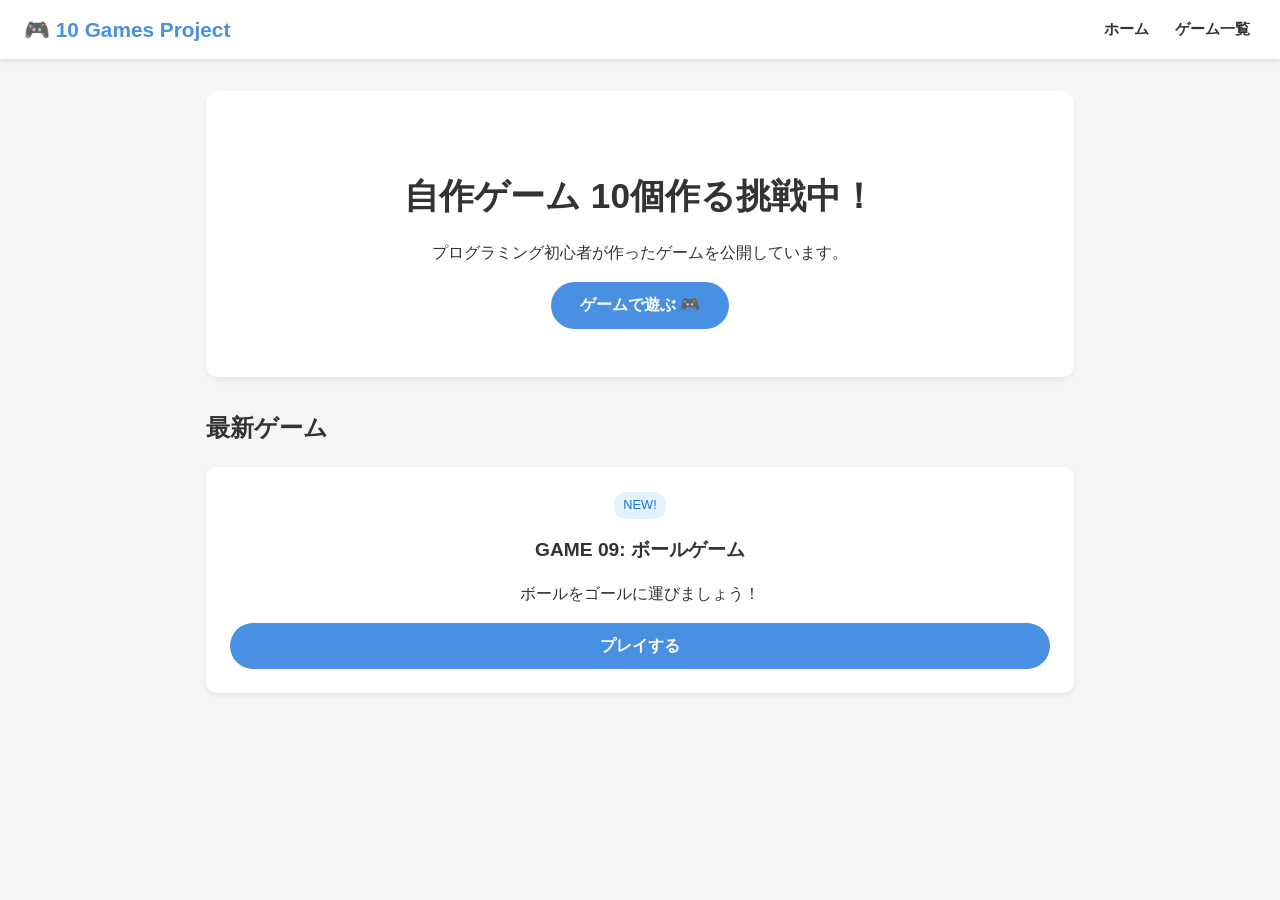
<file: index.html>
<!DOCTYPE html>
<html lang="ja">
<head>
  <meta charset="UTF-8">
  <meta name="viewport" content="width=device-width, initial-scale=1.0">
  <title>10 Games Project</title>
  <style>
    :root {
      --bg-color: #f4f6f8;
      --text-color: #333;
      --primary-color: #4a90e2;
      --card-bg: #ffffff;
    }

    * {
      box-sizing: border-box;
    }

    body {
      font-family: 'Helvetica Neue', Arial, 'Hiragino Kaku Gothic ProN', sans-serif;
      background-color: var(--bg-color);
      color: var(--text-color);
      margin: 0;
      padding: 0;
      line-height: 1.6;
    }

    /* ヘッダーのスタイル調整 */
    header {
      background-color: #fff;
      padding: 0.8rem 1.5rem;
      box-shadow: 0 2px 4px rgba(0,0,0,0.1);
      display: flex;
      justify-content: space-between;
      align-items: center;
      gap: 10px;
    }

    .logo {
      font-size: 1.3rem;
      font-weight: bold;
      color: var(--primary-color);
      cursor: pointer;
      white-space: nowrap; /* 改行を防止 */
    }

    nav {
      display: flex;
      align-items: center;
    }

    nav button {
      background: none;
      border: none;
      font-size: 0.95rem;
      margin-left: 0.8rem;
      cursor: pointer;
      color: var(--text-color);
      font-weight: bold;
      white-space: nowrap; /* 改行を防止 */
      padding: 0.2rem 0.4rem;
    }

    nav button:hover {
      color: var(--primary-color);
    }

    /* スマホ（画面幅 600px 以下）用の調整 */
    @media (max-width: 600px) {
      header {
        padding: 0.8rem 0.8rem;
      }

      .logo {
        font-size: 1.05rem; /* スマホ用にフォントサイズを微調整 */
      }

      nav button {
        font-size: 0.85rem;
        margin-left: 0.4rem;
        padding: 0.2rem 0.2rem;
      }
    }

    .container {
      max-width: 900px;
      margin: 2rem auto;
      padding: 0 1rem;
    }

    .page {
      display: none;
    }

    .page.active {
      display: block;
    }

    .btn {
      display: inline-block;
      background-color: var(--primary-color);
      color: white;
      padding: 0.8rem 1.8rem;
      border: none;
      border-radius: 25px;
      font-size: 1rem;
      font-weight: bold;
      cursor: pointer;
      text-decoration: none;
      transition: background-color 0.2s;
    }

    .btn:hover {
      background-color: #357abd;
    }

    .hero {
      text-align: center;
      padding: 3rem 1rem;
      background-color: var(--card-bg);
      border-radius: 12px;
      box-shadow: 0 4px 6px rgba(0,0,0,0.05);
      margin-bottom: 2rem;
    }

    .hero h1 {
      font-size: 2.2rem;
      margin-bottom: 1rem;
    }

    .game-grid {
      display: grid;
      grid-template-columns: repeat(auto-fill, minmax(250px, 1fr));
      gap: 1.5rem;
    }

    .game-card {
      background-color: var(--card-bg);
      border-radius: 10px;
      overflow: hidden;
      box-shadow: 0 2px 5px rgba(0,0,0,0.08);
      text-align: center;
      padding: 1.5rem;
      display: flex;
      flex-direction: column;
      justify-content: space-between;
    }

    .game-card.disabled {
      opacity: 0.6;
    }

    .game-title {
      font-size: 1.2rem;
      font-weight: bold;
      margin-bottom: 0.5rem;
    }

    .badge {
      display: inline-block;
      padding: 0.2rem 0.6rem;
      font-size: 0.8rem;
      border-radius: 12px;
      margin-bottom: 1rem;
    }

    .badge.ready {
      background-color: #e3f2fd;
      color: #1976d2;
    }

    .badge.soon {
      background-color: #eee;
      color: #777;
    }

    /* ゲーム埋め込みエリア */
    .game-screen {
      background-color: var(--card-bg);
      border-radius: 12px;
      padding: 1.5rem;
      text-align: center;
      box-shadow: 0 4px 6px rgba(0,0,0,0.05);
    }

    .game-frame {
      width: 100%;
      height: 600px;
      border: none;
      border-radius: 8px;
    }

    /* 間違い探し（GAME 02）など縦長ゲーム用クラス */
    .game-frame.tall {
      height: 850px;
    }

    @media (max-width: 768px) {
      .game-frame.tall {
        height: 1000px;
      }
    }
  </style>
</head>
<body>

  <header>
    <div class="logo" onclick="showPage('top')">🎮 10 Games Project</div>
    <nav>
      <button onclick="showPage('top')">ホーム</button>
      <button onclick="showPage('list')">ゲーム一覧</button>
    </nav>
  </header>

  <div class="container">
    <!-- 🏠 トップページ -->
    <section id="page-top" class="page active">
      <div class="hero">
        <h1>自作ゲーム 10個作る挑戦中！</h1>
        <p>プログラミング初心者が作ったゲームを公開しています。</p>
        <button class="btn" onclick="showPage('list')">ゲームで遊ぶ 🎮</button>
      </div>

      <h2>最新ゲーム</h2>
      <div class="game-card">
        <div>
          <span class="badge ready">NEW!</span>
          <div class="game-title">GAME 09: ボールゲーム</div>
          <p>ボールをゴールに運びましょう！</p>
        </div>
        <button class="btn" onclick="showPage('game09')">プレイする</button>
      </div>
    </section>

    <!-- 🎮 ゲーム一覧ページ -->
    <section id="page-list" class="page">
      <h2>ゲーム一覧</h2>
      <div class="game-grid" id="game-grid-container"></div>
    </section>

    <!-- 🎮 GAME 01 プレイページ -->
    <section id="page-game01" class="page">
      <div class="game-screen">
        <iframe class="game-frame" src="game01/index.html" title="GAME 01"></iframe>
        <div style="margin-top: 1rem;">
          <button class="btn" onclick="showPage('list')">一覧に戻る</button>
        </div>
      </div>
    </section>

    <!-- 🎮 GAME 02 プレイページ -->
    <section id="page-game02" class="page">
      <div class="game-screen">
        <iframe class="game-frame tall" src="game02/index.html" title="GAME 02"></iframe>
        <div style="margin-top: 1rem;">
          <button class="btn" onclick="showPage('list')">一覧に戻る</button>
        </div>
      </div>
    </section>

    <!-- 🎮 GAME 03 プレイページ -->
    <section id="page-game03" class="page">
      <div class="game-screen">
        <iframe class="game-frame" src="game03/index.html" title="GAME 03"></iframe>
        <div style="margin-top: 1rem;">
          <button class="btn" onclick="showPage('list')">一覧に戻る</button>
        </div>
      </div>
    </section>

    <!-- 🎮 GAME 04 プレイページ -->
    <section id="page-game04" class="page">
      <div class="game-screen">
        <iframe class="game-frame" src="game04/index.html" title="GAME 04"></iframe>
        <div style="margin-top: 1rem;">
          <button class="btn" onclick="showPage('list')">一覧に戻る</button>
        </div>
      </div>
    </section>

    <!-- 🎮 GAME 05 プレイページ -->
    <section id="page-game05" class="page">
      <div class="game-screen">
        <iframe class="game-frame" src="game05/index.html" title="GAME 05"></iframe>
        <div style="margin-top: 1rem;">
          <button class="btn" onclick="showPage('list')">一覧に戻る</button>
        </div>
      </div>
    </section>

    <!-- 🎮 GAME 06 プレイページ -->
    <section id="page-game06" class="page">
      <div class="game-screen">
        <iframe class="game-frame" src="game06/index.html" title="フラッシュ暗算ゲーム"></iframe>
        <div style="margin-top: 1rem;">
          <button class="btn" onclick="showPage('list')">一覧に戻る</button>
        </div>
      </div>
    </section>

    <!-- 🎮 GAME 07 プレイページ -->
    <section id="page-game07" class="page">
      <div class="game-screen">
        <iframe class="game-frame" src="game07/index.html" title="避けゲーム"></iframe>
        <div style="margin-top: 1rem;">
          <button class="btn" onclick="showPage('list')">一覧に戻る</button>
        </div>
      </div>
    </section>
  </div>  

    <!-- 🎮 GAME 08 プレイページ -->
    <section id="page-game08" class="page">
      <div class="game-screen">
        <iframe class="game-frame" src="game08/index.html" title="リズムゲーム"></iframe>
        <div style="margin-top: 1rem;">
          <button class="btn" onclick="showPage('list')">一覧に戻る</button>
        </div>
      </div>
    </section>
  </div>  

    <!-- 🎮 GAME 09 プレイページ -->
    <section id="page-game09" class="page">
      <div class="game-screen">
        <iframe class="game-frame" src="game09/index.html" title="ボールゲーム"></iframe>
        <div style="margin-top: 1rem;">
          <button class="btn" onclick="showPage('list')">一覧に戻る</button>
        </div>
      </div>
    </section>
  </div>  

  <script>
    const games = [
      { id: 'game01', title: 'GAME 01: クリック', desc: '制限時間内に目標を何度もクリック！', ready: true },
      { id: 'game02', title: 'GAME 02: 間違い探し', desc: 'できるだけ早く間違いをクリック！', ready: true },
      { id: 'game03', title: 'GAME 03: 神経衰弱', desc: 'できるだけ早く同じカードを揃えよう！', ready: true },
      { id: 'game04', title: 'GAME 04: 数字早押し', desc: 'できるだけ早く数字を正しい順序でクリック！', ready: true },
      { id: 'game05', title: 'GAME 05: コインゲット', desc: 'できるだけ早くコインをゲットしよう！', ready: true },
      { id: 'game06', title: 'GAME 06: フラッシュ暗算ゲーム', desc: 'フラッシュ暗算を解こう！', ready: true },
      { id: 'game07', title: 'GAME 07: 避けゲーム', desc: '障害物を避けよう！', ready: true },
      { id: 'game08', title: 'GAME 08: リズムゲーム', desc: '音楽に合わせてキーを押そう！', ready: true },
      { id: 'game09', title: 'GAME 09: ボールゲーム', desc: 'ボールをゴールに運びましょう！', ready: true },
      { id: 'game10', title: 'GAME 10', desc: 'Coming Soon', ready: false },
    ];

    function showPage(pageId) {
      const pages = document.querySelectorAll('.page');
      pages.forEach(page => page.classList.remove('active'));
      
      const targetPage = document.getElementById(`page-${pageId}`);
      if (targetPage) {
        targetPage.classList.add('active');
        window.scrollTo(0, 0);
      }
    }

    function renderGameList() {
      const container = document.getElementById('game-grid-container');
      container.innerHTML = '';

      games.forEach(game => {
        const card = document.createElement('div');
        card.className = `game-card ${game.ready ? '' : 'disabled'}`;
        
        const badge = game.ready 
          ? '<span class="badge ready">完成！</span>' 
          : '<span class="badge soon">Coming Soon</span>';
        
        const actionButton = game.ready 
          ? `<button class="btn" onclick="showPage('${game.id}')">遊ぶ</button>`
          : `<button class="btn" style="background-color: #ccc; cursor: not-allowed;" disabled>準備中</button>`;

        card.innerHTML = `
          <div>
            ${badge}
            <div class="game-title">${game.title}</div>
            <p>${game.desc}</p>
          </div>
          ${actionButton}
        `;
        container.appendChild(card);
      });
    }

    renderGameList();
  </script>
</body>
</html>
</file>
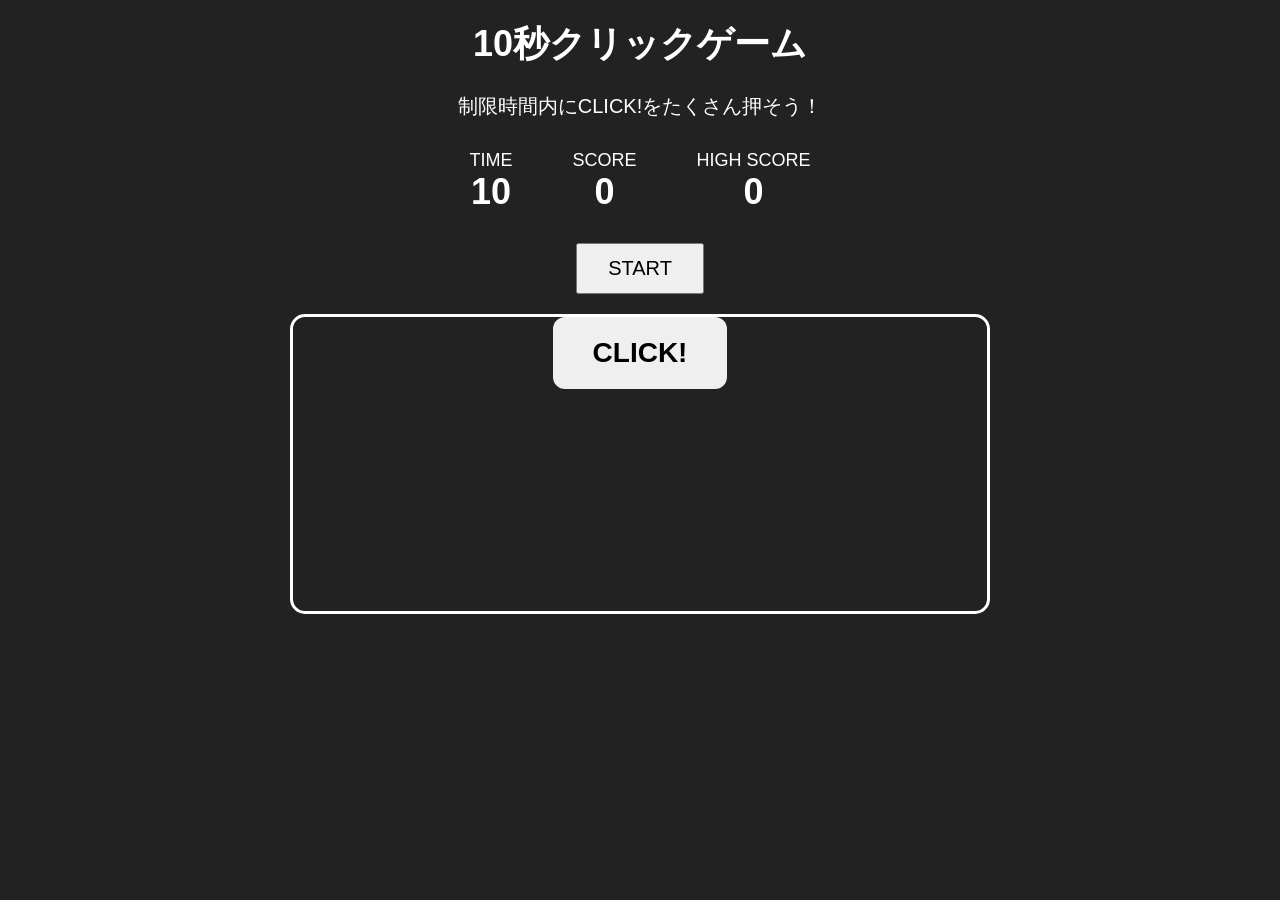
<file: game01/index.html>
<!DOCTYPE html>
<html lang="ja">

<head>
    <meta charset="UTF-8">
    <meta name="viewport" content="width=device-width, initial-scale=1.0">

    <title>10秒クリックゲーム</title>

    <link rel="stylesheet" href="style.css">
</head>

<body>

    <div id="game">

        <h1>10秒クリックゲーム</h1>

        <p>制限時間内にCLICK!をたくさん押そう！</p>

        <div id="info">

            <div>
                TIME
                <span id="time">10</span>
            </div>

            <div>
                SCORE
                <span id="score">0</span>
            </div>

            <div>
                HIGH SCORE
                <span id="highScore">0</span>
            </div>

        </div>

        <button id="startButton">START</button>

        <div id="gameArea">
            <button id="target">CLICK!</button>
        </div>

        <div id="result" class="hidden">

            <div id="gameOver">GAME OVER</div>

            <div id="finalScore">SCORE: 0</div>

            <div id="finalHighScore">
                HIGH SCORE: 0
            </div>

            <div id="newRecord">
                NEW RECORD!
            </div>

        </div>

    </div>

    <script src="script.js"></script>

</body>

</html>
</file>
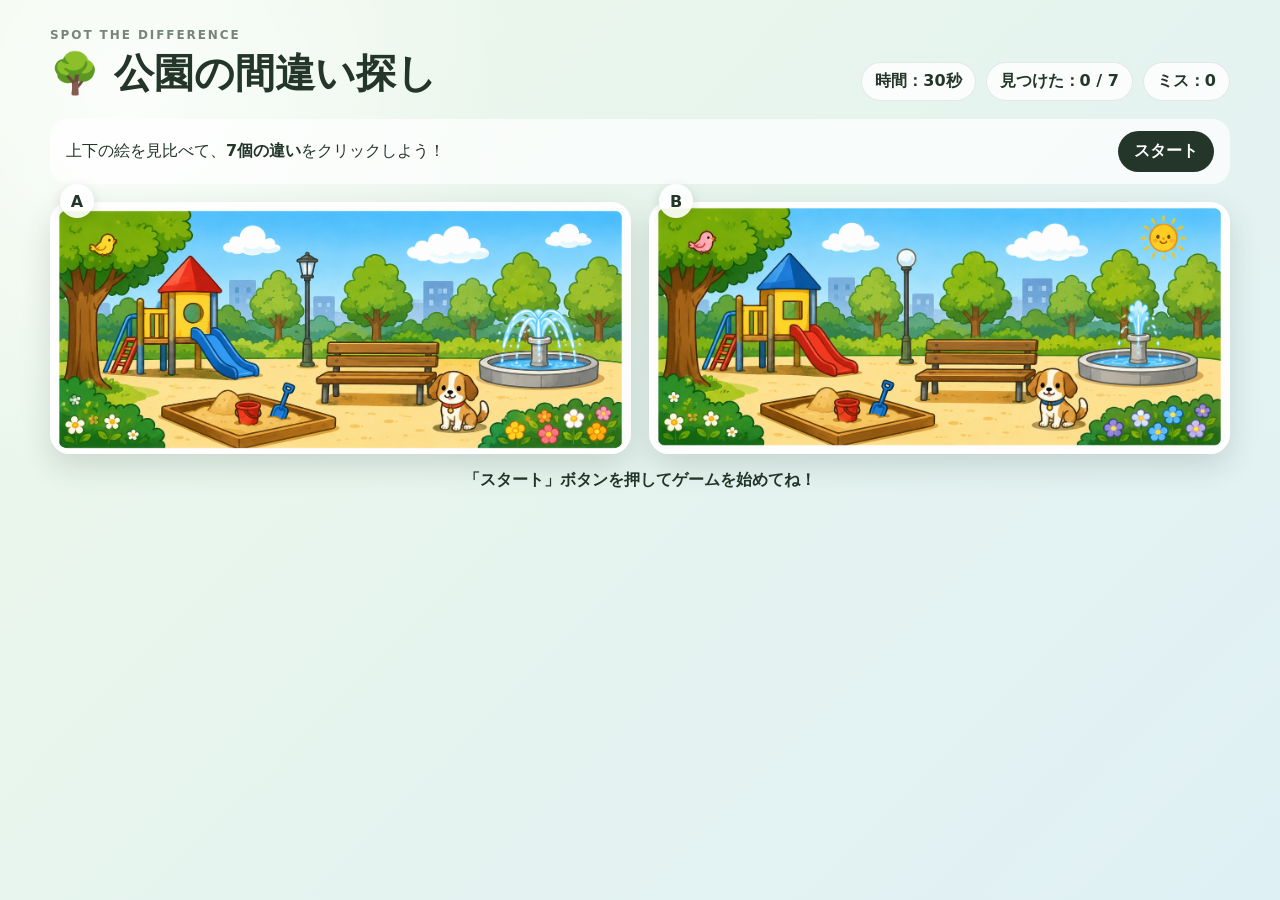
<file: game02/index.html>
<!DOCTYPE html>
<html lang="ja">
<head>
  <meta charset="UTF-8">
  <meta name="viewport" content="width=device-width, initial-scale=1.0">
  <title>公園の間違い探し</title>
  <link rel="stylesheet" href="style.css">
</head>
<body>
  <main class="game">
    <header class="header">
      <div>
        <p class="eyebrow">SPOT THE DIFFERENCE</p>
        <h1>🌳 公園の間違い探し</h1>
      </div>
      <div class="status">
        <span>時間：<strong id="timer">30</strong>秒</span>
        <span>見つけた：<strong id="foundCount">0</strong> / <strong id="totalCount">7</strong></span>
        <span>ミス：<strong id="missCount">0</strong></span>

      </div>
    </header>

    <section class="instructions">
      <p>上下の絵を見比べて、<strong>7個の違い</strong>をクリックしよう！</p>
      <button id="resetButton" type="button">もう一度遊ぶ</button>
    </section>

    <section class="boards" aria-label="間違い探しの絵">
      <div class="panel">
        <span class="panel-label">A</span>
        <div class="picture" data-board="top">
          <img src="assets/top.png" alt="公園の絵 A">
          <div class="markers" aria-hidden="true"></div>
        </div>
      </div>

      <div class="panel">
        <span class="panel-label">B</span>
        <div class="picture" data-board="bottom">
          <img src="assets/bottom.png" alt="公園の絵 B">
          <div class="markers" aria-hidden="true"></div>
        </div>
      </div>
    </section>

    <div id="message" class="message" role="status" aria-live="polite">
      違うところを探してみよう！
    </div>
    <div style="text-align: center; margin-top: 10px;">
      <button id="showAnswerButton" type="button" class="hidden">答えを見る</button>
    </div>

    <div id="clearModal" class="modal hidden" role="dialog" aria-modal="true" aria-labelledby="clearTitle">
      <div class="modal-card">
        <div class="confetti">🎉</div>
        <h2 id="clearTitle">クリア！</h2>
        <p>7個の間違いを全部見つけたよ！</p>
        <p id="resultText"></p>
        <button id="playAgainButton" type="button">スタート</button>
      </div>
    </div>
  </main>

  <script src="script.js"></script>
</body>
</html>
</file>
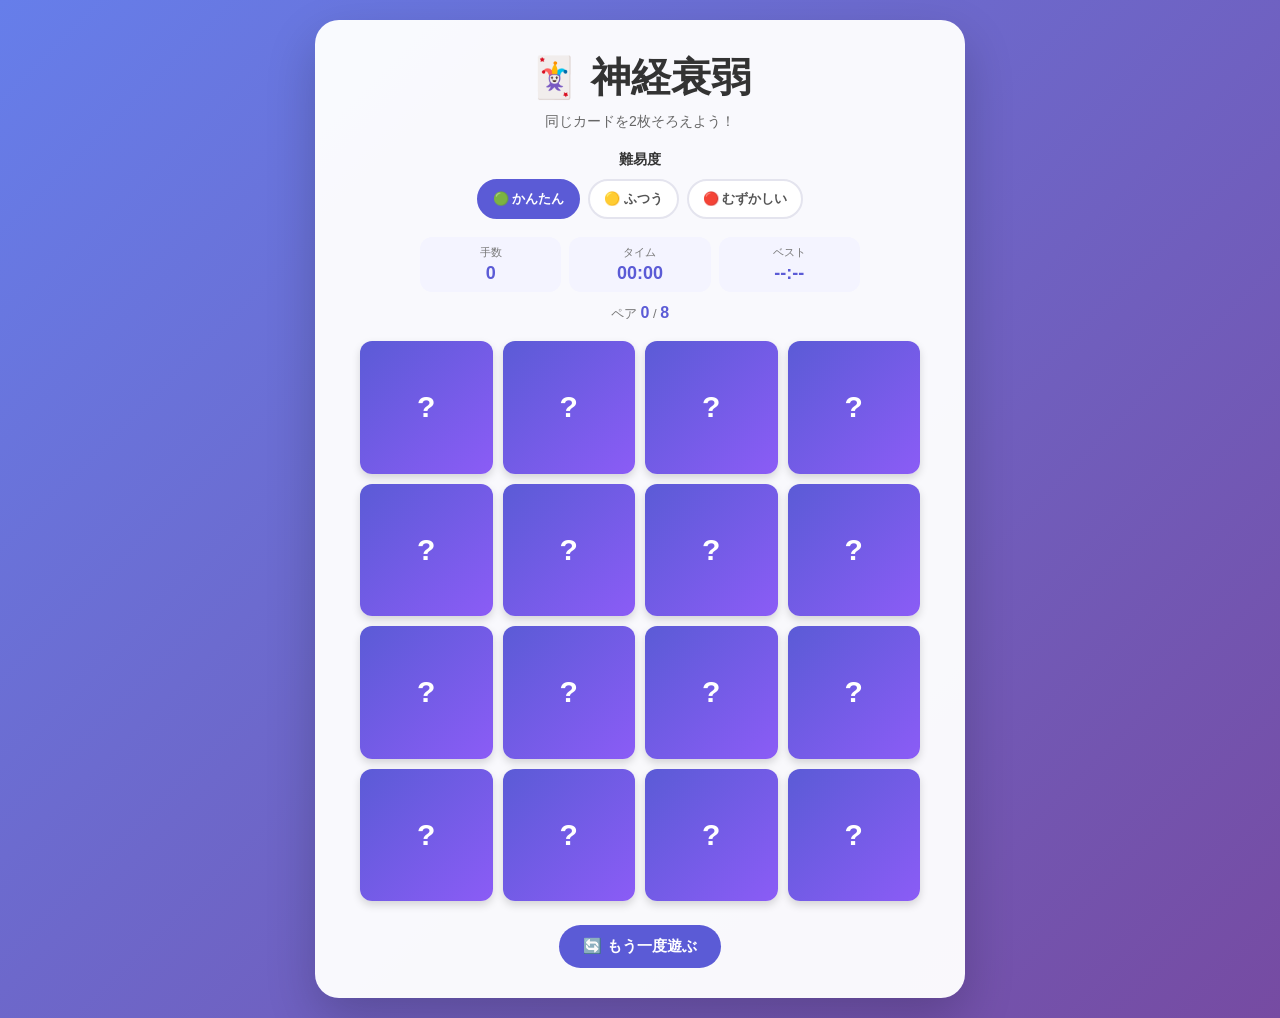
<file: game03/index.html>
<!DOCTYPE html>
<html lang="ja">
<head>
  <meta charset="UTF-8">
  <meta name="viewport" content="width=device-width, initial-scale=1.0">

  <title>神経衰弱ゲーム</title>

  <link rel="stylesheet" href="style.css">
</head>

<body>

  <main class="game">

    <h1>🃏 神経衰弱</h1>

    <p class="subtitle">
      同じカードを2枚そろえよう！
    </p>


    <!-- 難易度 -->
    <div class="difficulty">

      <p class="difficulty-title">
        難易度
      </p>

      <div class="difficulty-buttons">

        <button
          class="difficulty-button active"
          data-size="4"
        >
          🟢 かんたん
        </button>

        <button
          class="difficulty-button"
          data-size="6"
        >
          🟡 ふつう
        </button>

        <button
          class="difficulty-button"
          data-size="8"
        >
          🔴 むずかしい
        </button>

      </div>

    </div>


    <!-- ゲーム情報 -->
    <div class="info">

      <div class="info-box">
        <span>手数</span>
        <strong id="moves">0</strong>
      </div>

      <div class="info-box">
        <span>タイム</span>
        <strong id="timer">00:00</strong>
      </div>

      <div class="info-box">
        <span>ベスト</span>
        <strong id="best-score">--:--</strong>
      </div>

    </div>


    <!-- ペア数 -->
    <div class="pair-info">
      ペア
      <strong id="pairs">0</strong>
      /
      <strong id="total-pairs">8</strong>
    </div>


    <!-- ゲームボード -->
    <div
      id="game-board"
      class="game-board size-4"
    ></div>


    <!-- リスタート -->
    <button
      id="restart-button"
      class="restart-button"
    >
      🔄 もう一度遊ぶ
    </button>

  </main>


  <!-- クリア画面 -->
  <div
    id="clear-modal"
    class="modal hidden"
  >

    <div class="modal-content">

      <div class="clear-icon">
        🎉
      </div>

      <h2>
        クリア！
      </h2>

      <p>

        <span id="result-difficulty">
          かんたん
        </span>

        をクリアしました！

      </p>


      <div class="result">

        <div class="result-item">
          <span>手数</span>

          <strong id="result-moves">
            0
          </strong>

        </div>


        <div class="result-item">
          <span>タイム</span>

          <strong id="result-time">
            00:00
          </strong>

        </div>

      </div>


      <p
        id="new-record"
        class="new-record hidden"
      >
        🏆 NEW RECORD!
      </p>


      <button
        id="modal-restart"
        class="restart-button"
      >
        もう一度遊ぶ
      </button>

    </div>

  </div>


  <script src="script.js"></script>

</body>
</html>
</file>
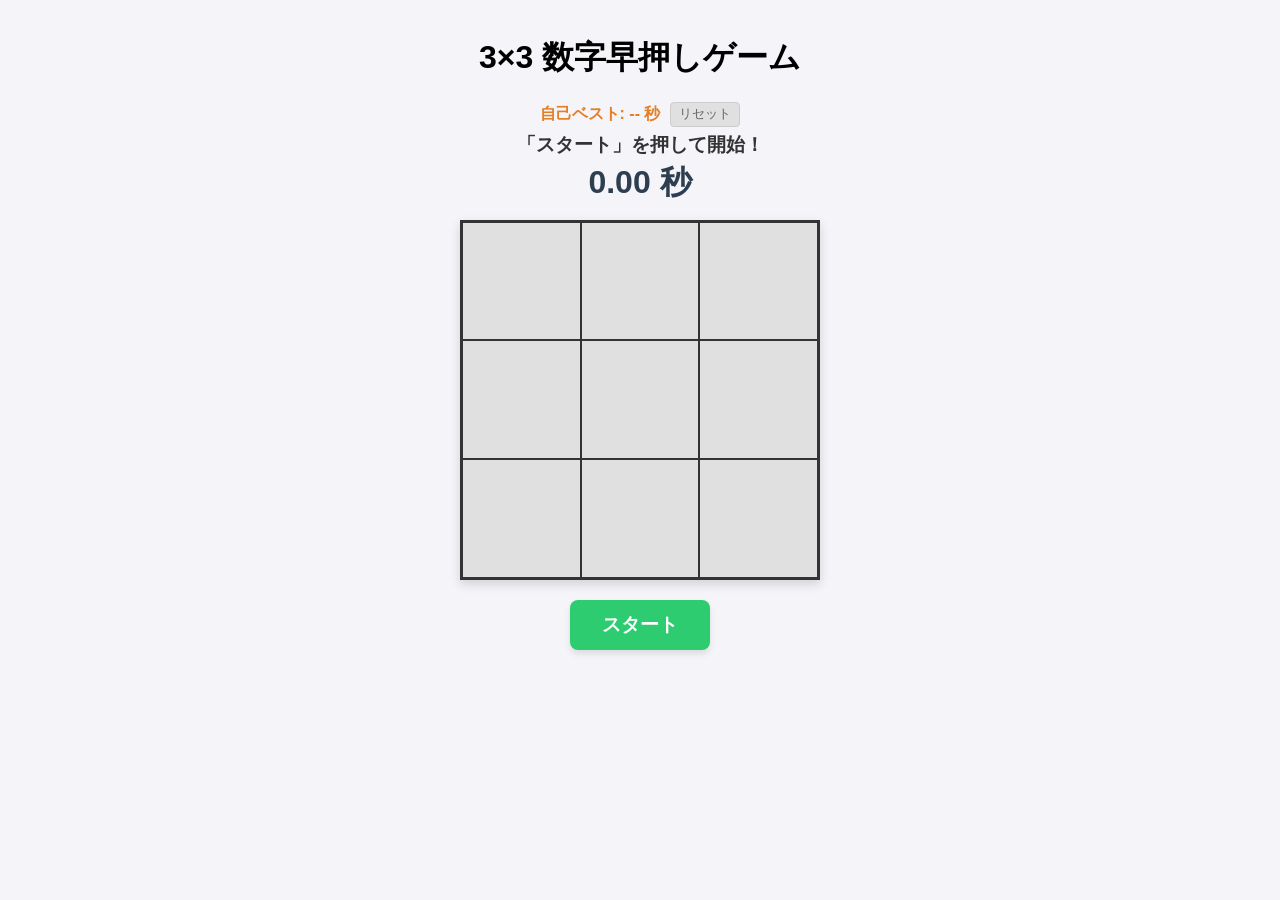
<file: game04/index.html>
<!DOCTYPE html>
<html lang="ja">
<head>
  <meta charset="UTF-8">
  <meta name="viewport" content="width=device-width, initial-scale=1.0">
  <title>3×3 数字早押しゲーム</title>
  <link rel="stylesheet" href="style.css">
</head>
<body>

  <h1>3×3 数字早押しゲーム</h1>
  
  <div id="info-panel">
    <div id="best-time-container">
      <span id="best-time">自己ベスト: -- 秒</span>
      <button id="reset-btn">リセット</button>
    </div>
    <div id="target-num">「スタート」を押して開始！</div>
    <div id="timer">0.00 秒</div>
  </div>

  <!-- 3×3のグリッド盤面 -->
  <div id="game-board"></div>

  <button id="start-btn">スタート</button>

  <script src="script.js"></script>
</body>
</html>
</file>
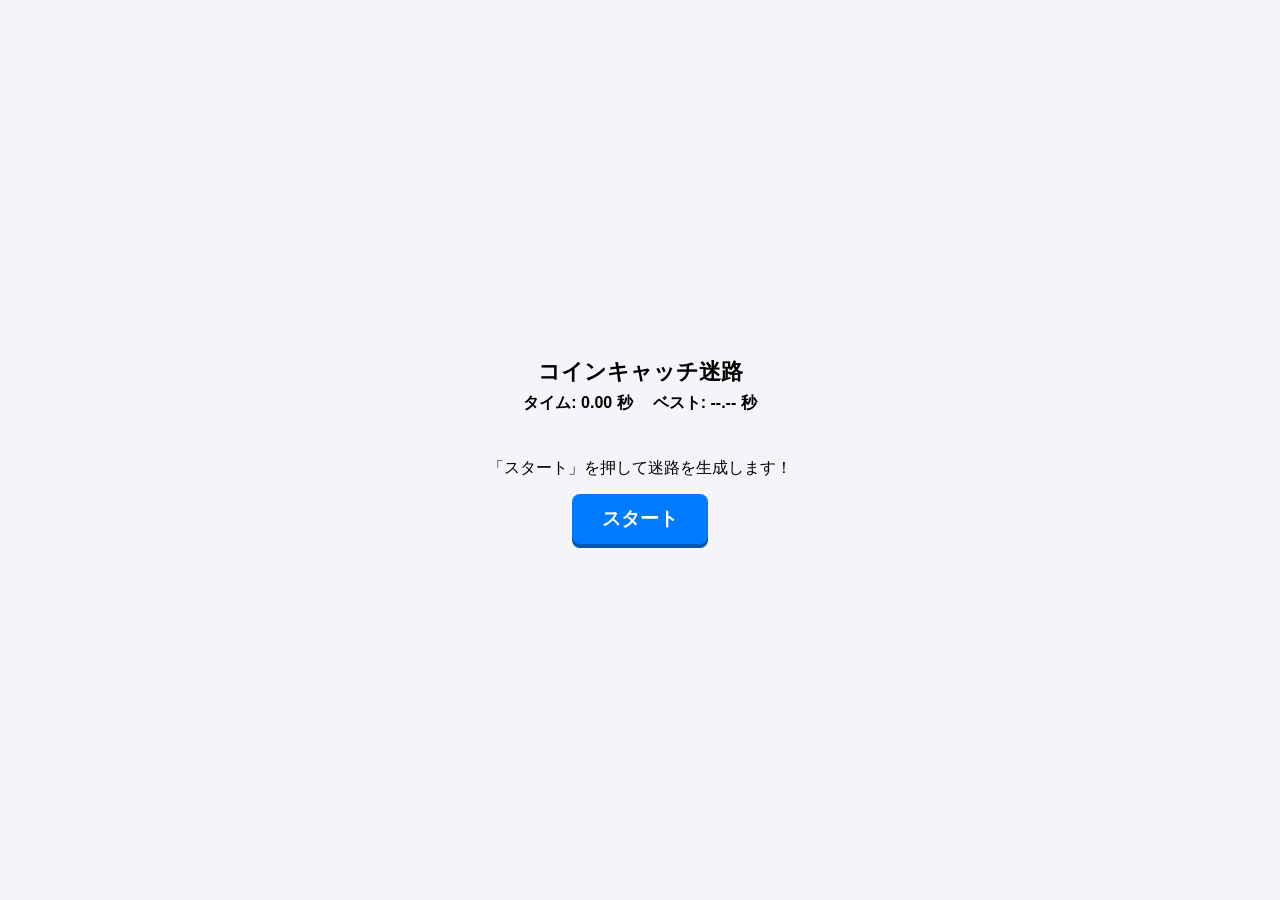
<file: game05/index.html>
<!DOCTYPE html>
<html lang="ja">
<head>
  <meta charset="UTF-8">
  <meta name="viewport" content="width=device-width, initial-scale=1.0, maximum-scale=1.0, user-scalable=no">
  <title>コインキャッチ迷路</title>
  <link rel="stylesheet" href="style.css">
</head>
<body>

  <h1>コインキャッチ迷路</h1>
  
  <div id="info">
    <div>タイム: <span id="timer">0.00</span> 秒</div>
    <div>ベスト: <span id="bestTimer">--.--</span> 秒</div>
  </div>

  <!-- スタート画面 -->
  <div id="startScreen">
    <p>「スタート」を押して迷路を生成します！</p>
    <button class="main-btn" onclick="startGame()">スタート</button>
  </div>

  <!-- ゲーム画面 -->
  <div id="gameScreen" style="display: none;">
    <canvas id="mazeCanvas"></canvas>
    <br>
    <button class="sub-btn" onclick="startGame()">新しい迷路でリトライ</button>

    <!-- 十字キー -->
    <div id="controls">
      <button class="dpad-btn" id="btn-up" data-dx="0" data-dy="-1">▲</button>
      <button class="dpad-btn" id="btn-left" data-dx="-1" data-dy="0">◄</button>
      <button class="dpad-btn" id="btn-right" data-dx="1" data-dy="0">►</button>
      <button class="dpad-btn" id="btn-down" data-dx="0" data-dy="1">▼</button>
    </div>
  </div>

  <script src="script.js"></script>
</body>
</html>
</file>
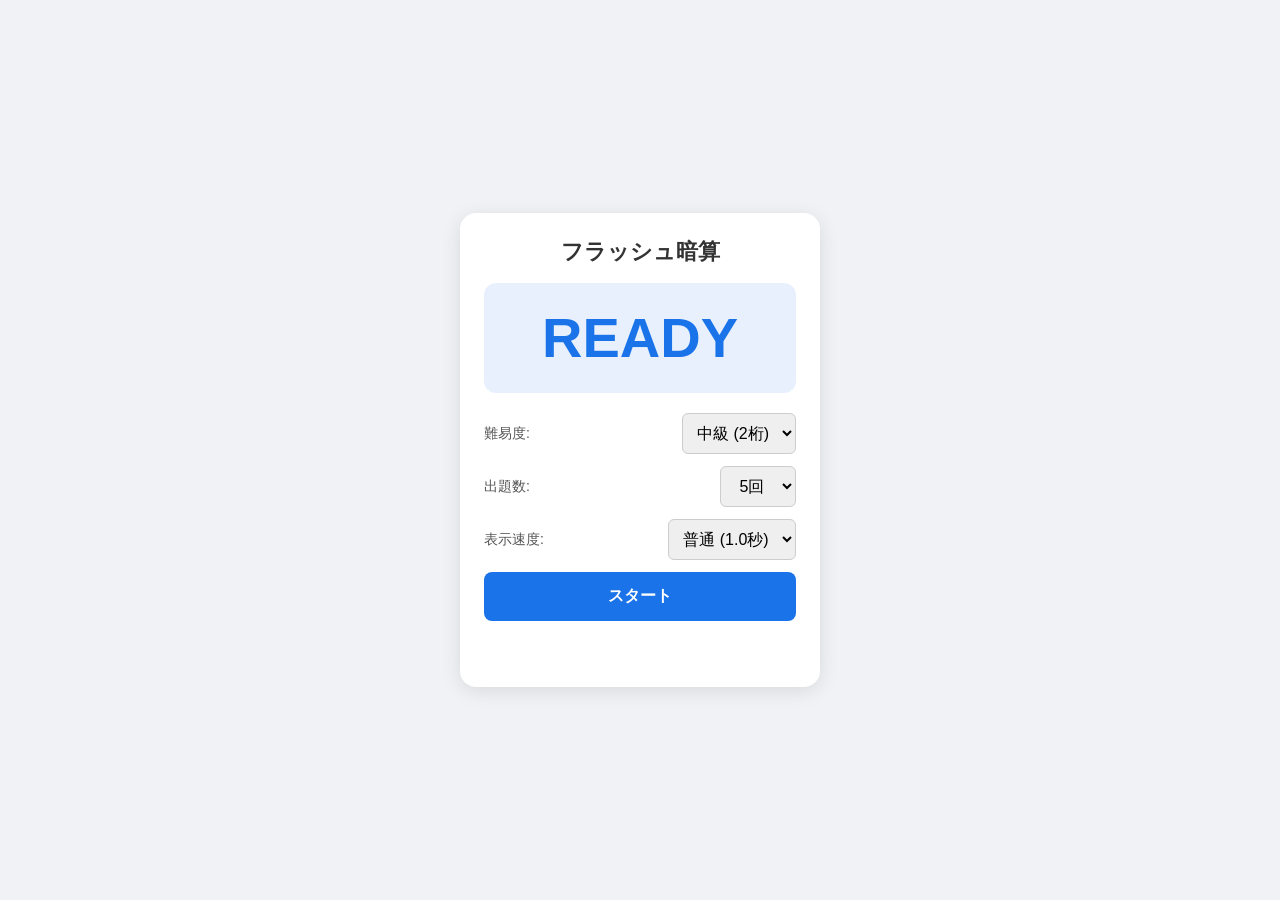
<file: game06/index.html>
<!DOCTYPE html>
<html lang="ja">
<head>
  <meta charset="UTF-8">
  <meta name="viewport" content="width=device-width, initial-scale=1.0, maximum-scale=1.0, user-scalable=no">
  <title>フラッシュ暗算ゲーム</title>
  <link rel="stylesheet" href="style.css">
</head>
<body>

  <div class="container">
    <h1>フラッシュ暗算</h1>

    <div id="number-display" class="display-screen">READY</div>

    <div id="settings-area" class="settings">
      <label>
        難易度:
        <select id="level">
          <option value="easy">初級 (1桁)</option>
          <option value="medium" selected>中級 (2桁)</option>
          <option value="hard">上級 (3桁)</option>
        </select>
      </label>

      <label>
        出題数:
        <select id="count">
          <option value="3">3回</option>
          <option value="5" selected>5回</option>
          <option value="10">10回</option>
        </select>
      </label>

      <label>
        表示速度:
        <select id="speed">
          <option value="1.5">遅い (1.5秒)</option>
          <option value="1.0" selected>普通 (1.0秒)</option>
          <option value="0.5">速い (0.5秒)</option>
          <option value="0.3">超速 (0.3秒)</option>
        </select>
      </label>

      <button id="start-btn" class="main-btn">スタート</button>
    </div>

    <div id="input-area" class="input-area hidden">
      <input type="number" id="user-answer" placeholder="合計を入力" readonly>

      <div class="keypad">
        <button class="key-btn" data-value="7">7</button>
        <button class="key-btn" data-value="8">8</button>
        <button class="key-btn" data-value="9">9</button>

        <button class="key-btn" data-value="4">4</button>
        <button class="key-btn" data-value="5">5</button>
        <button class="key-btn" data-value="6">6</button>

        <button class="key-btn" data-value="1">1</button>
        <button class="key-btn" data-value="2">2</button>
        <button class="key-btn" data-value="3">3</button>

        <button class="key-btn action-key" id="clear-btn">C</button>
        <button class="key-btn" data-value="0">0</button>
        <button class="key-btn action-key" id="bs-btn">⌫</button>
      </div>

      <button id="submit-btn" class="main-btn">回答する</button>
    </div>

    <div id="result-message" class="result"></div>
  </div>

  <script src="script.js"></script>
</body>
</html>
</file>
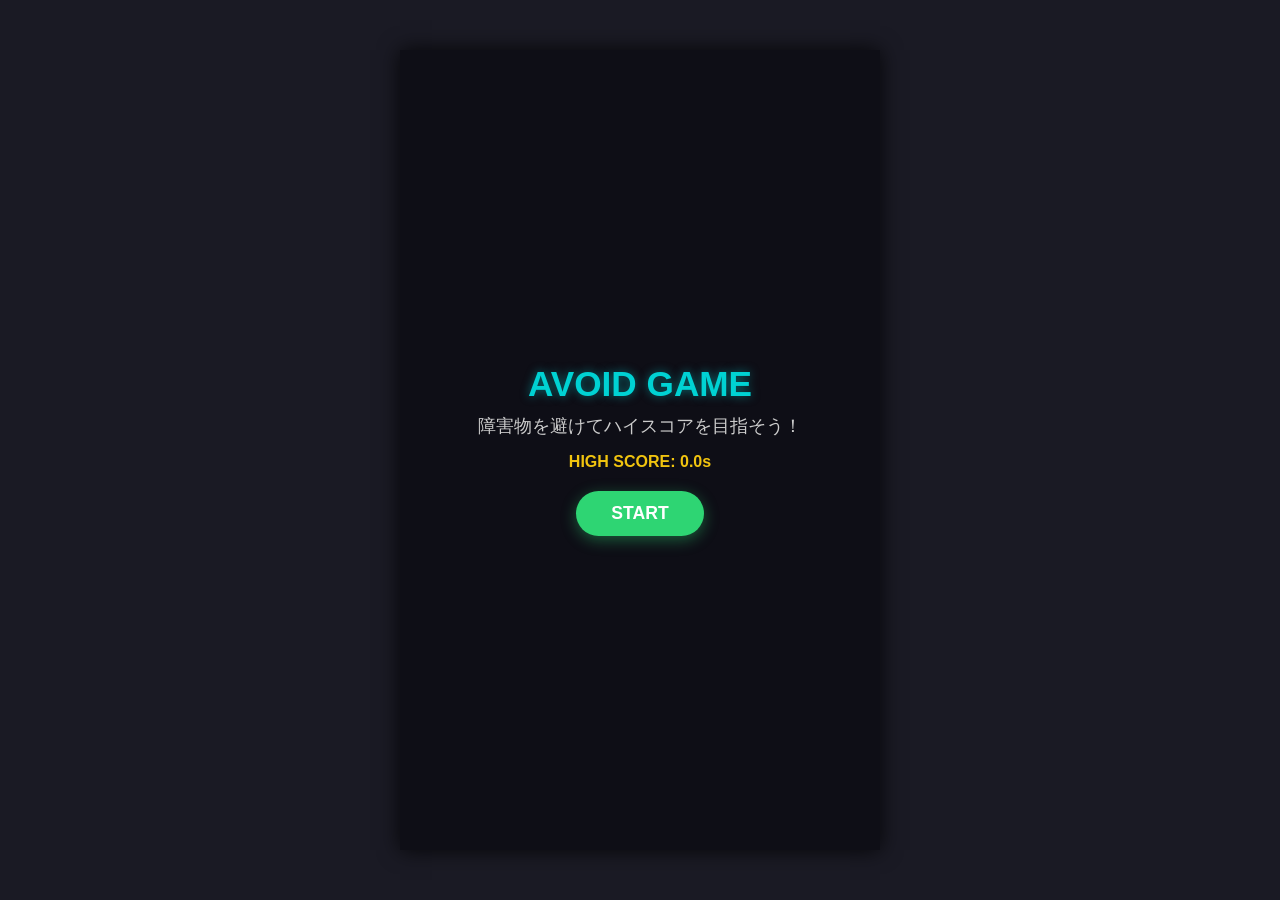
<file: game07/index.html>
<!DOCTYPE html>
<html lang="ja">
<head>
  <meta charset="UTF-8">
  <meta name="viewport" content="width=device-width, initial-scale=1.0, maximum-scale=1.0, user-scalable=no">
  <title>Avoidance Game</title>
  <link rel="stylesheet" href="style.css">
</head>
<body>
  <div id="game-container">
    <canvas id="gameCanvas"></canvas>
    
    <div id="ui-overlay">
      <!-- スタート画面 -->
      <div id="start-screen" class="overlay-screen">
        <h1>AVOID GAME</h1>
        <p>障害物を避けてハイスコアを目指そう！</p>
        <div id="high-score-start">HIGH SCORE: 0.0s</div>
        <button id="start-btn" class="game-btn">START</button>
      </div>

      <!-- プレイ中UI -->
      <div id="hud" class="hidden">
        <div id="score">SCORE: 0.0s</div>
        <div id="high-score-hud">BEST: 0.0s</div>
      </div>

      <!-- タッチ用ボタン (スマホ操作のガイド) -->
      <div id="touch-controls" class="hidden">
        <div id="btn-left" class="touch-btn">◀</div>
        <div id="btn-right" class="touch-btn">▶</div>
      </div>

      <!-- ゲームオーバー画面 -->
      <div id="game-over" class="overlay-screen hidden">
        <h1>GAME OVER</h1>
        <p id="final-score">SCORE: 0.0s</p>
        <p id="new-record" class="hidden">🎉 NEW RECORD! 🎉</p>
        <button id="restart-btn" class="game-btn">RETRY</button>
      </div>
    </div>
  </div>
  <script src="script.js"></script>
</body>
</html>
</file>
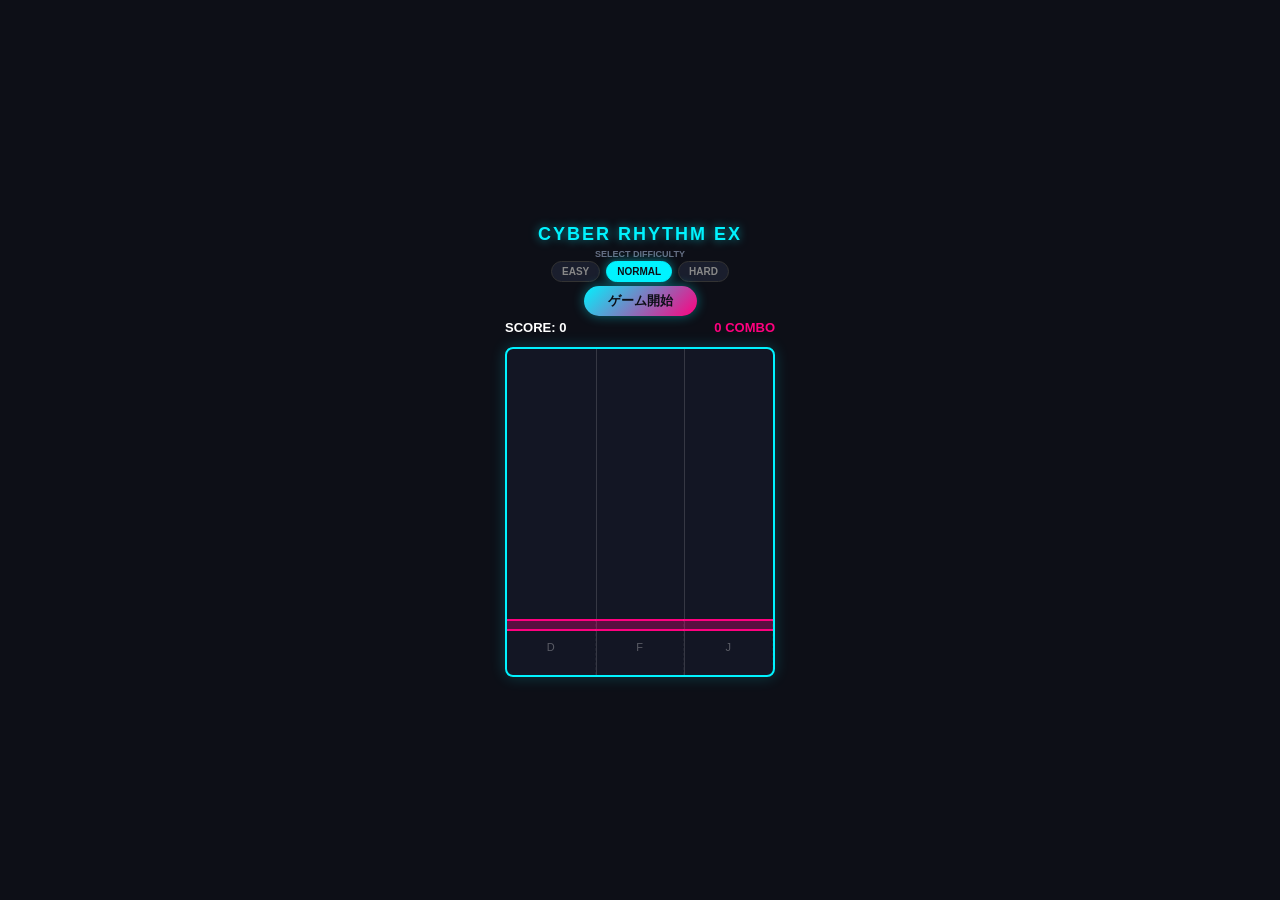
<file: game08/index.html>
<!DOCTYPE html>
<html lang="ja">
<head>
  <meta charset="UTF-8">
  <meta name="viewport" content="width=device-width, initial-scale=1.0, user-scalable=no, maximum-scale=1.0">
  <title>Audio Synced Rhythm Game EX</title>
  <link rel="stylesheet" href="style.css">
</head>
<body>

  <div class="game-wrapper">
    <h1 class="title">CYBER RHYTHM EX</h1>
    
    <div class="setting-group">
      <div class="setting-label">SELECT DIFFICULTY</div>
      <div class="selector-container">
        <button class="diff-btn" data-diff="easy">EASY</button>
        <button class="diff-btn active" data-diff="normal">NORMAL</button>
        <button class="diff-btn" data-diff="hard">HARD</button>
      </div>
    </div>

    <button id="start-btn">ゲーム開始</button>
    
    <div class="info-panel">
      <div id="score-board">SCORE: <span id="score">0</span></div>
      <div id="combo-board"><span id="combo">0</span> COMBO</div>
    </div>
    
    <div id="game-container">
      <div class="lane-divider" style="left: 33.3%;"></div>
      <div class="lane-divider" style="left: 66.6%;"></div>
      <div id="target-line"></div>
      
      <!-- エフェクト＆判定・コンボ描画用キャンバス -->
      <canvas id="effect-canvas"></canvas>

      <!-- タッチ / キーガイド -->
      <div class="touch-zones">
        <div class="zone" data-lane="0">D</div>
        <div class="zone" data-lane="1">F</div>
        <div class="zone" data-lane="2">J</div>
      </div>
    </div>
  </div>

  <script src="script.js"></script>
</body>
</html>
</file>
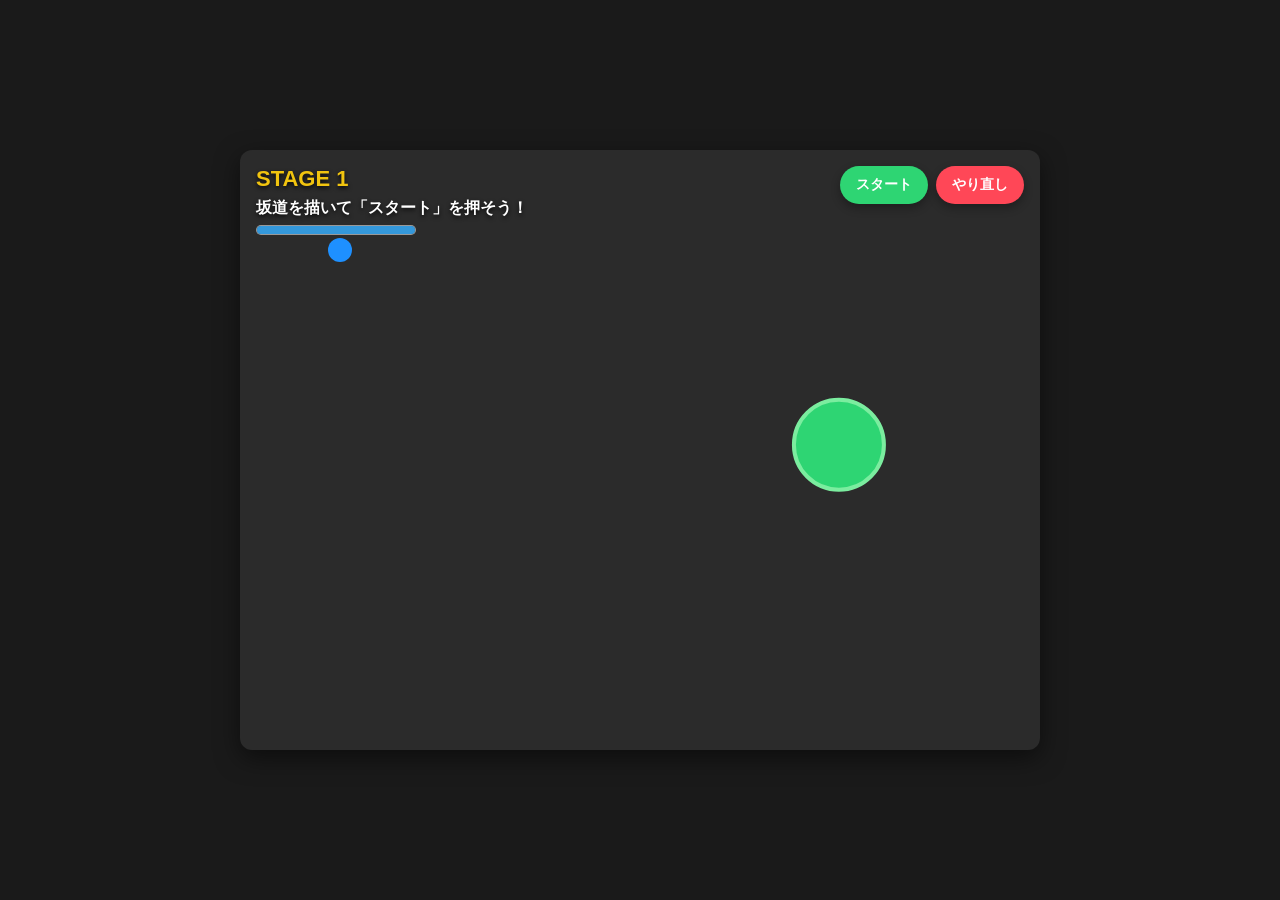
<file: game09/index.html>
<!DOCTYPE html>
<html lang="ja">
<head>
  <meta charset="UTF-8">
  <meta name="viewport" content="width=device-width, initial-scale=1.0, maximum-scale=1.0, user-scalable=no">
  <title>ボールをゴールに入れろ！ - 高難易度版</title>
  <link rel="stylesheet" href="style.css">
</head>
<body>

  <div id="game-container">
    <canvas id="canvas"></canvas>
    
    <div id="ui">
      <div id="stage-text">STAGE 1</div>
      <div id="msg">障害物を避けてゴールを目指そう！</div>
      
      <!-- インクゲージ -->
      <div id="ink-bar-container">
        <div id="ink-bar"></div>
      </div>
    </div>
    
    <div id="controls">
      <button id="start-btn">スタート</button>
      <button id="reset-btn">やり直し</button>
    </div>
  </div>

  <script src="script.js"></script>
</body>
</html>
</file>
<file: game01/style.css>
/* --------------------
   全体
-------------------- */

* {
    box-sizing: border-box;
}

body {
    margin: 0;
    background: #222;
    color: white;
    font-family: sans-serif;
    text-align: center;
}


/* --------------------
   ゲーム全体
-------------------- */

#game {
    width: min(700px, 90vw);
    margin: 20px auto;
}

h1 {
    margin-top: 20px;
    font-size: 36px;
}

p {
    font-size: 20px;
}


/* --------------------
   TIME / SCORE
-------------------- */

#info {
    display: flex;
    justify-content: center;
    gap: 60px;
    margin: 30px 0;
    font-size: 18px;
}

#info span {
    display: block;
    font-size: 36px;
    font-weight: bold;
}


/* --------------------
   STARTボタン
-------------------- */

#startButton {
    padding: 12px 30px;
    font-size: 20px;
    cursor: pointer;
}


/* --------------------
   ゲームエリア
-------------------- */

#gameArea {
    position: relative;

    width: 100%;
    height: 300px;

    margin-top: 20px;

    border: 3px solid white;
    border-radius: 15px;

    overflow: hidden;
}


/* --------------------
   CLICK!ボタン
-------------------- */

#target {
    padding: 20px 40px;

    font-size: 28px;
    font-weight: bold;

    cursor: pointer;

    border: none;
    border-radius: 12px;
}


/* --------------------
   結果画面
-------------------- */

#result {
    margin-top: 20px;

    min-height: 150px;

    font-weight: bold;
}

#gameOver {
    font-size: 32px;
}

#finalScore {
    font-size: 24px;
    margin-top: 10px;
}

#finalHighScore {
    font-size: 20px;
    margin-top: 8px;
}

#newRecord {
    font-size: 24px;
    margin-top: 10px;
}


/* --------------------
   結果画面を隠す
-------------------- */

#result.hidden {
    display: none;
}


/* --------------------
   スマホ対応
-------------------- */

@media (max-width: 600px) {

    #game {
        width: 95vw;
    }

    h1 {
        font-size: 28px;
    }

    p {
        font-size: 16px;
    }

    #info {
        gap: 30px;
    }

    #info span {
        font-size: 28px;
    }

    #gameArea {
        height: 250px;
    }

}
</file>
<file: game02/style.css>
* {
  box-sizing: border-box;
}

:root {
  font-family: system-ui, -apple-system, BlinkMacSystemFont, "Hiragino Kaku Gothic ProN",
    "Yu Gothic", "Meiryo", sans-serif;
  color: #24352a;
  background: #eef7ed;
}

body {
  margin: 0;
  min-height: 100vh;
  background:
    radial-gradient(circle at 10% 10%, rgba(255,255,255,.8), transparent 28%),
    linear-gradient(135deg, #edf8e9, #dff0f5);
}

.game {
  width: min(1180px, calc(100% - 28px));
  margin: 0 auto;
  padding: 28px 0 50px;
}

.header {
  display: flex;
  align-items: end;
  justify-content: space-between;
  gap: 20px;
  margin-bottom: 18px;
}

.eyebrow {
  margin: 0 0 4px;
  font-size: .75rem;
  font-weight: 800;
  letter-spacing: .16em;
  opacity: .6;
}

h1 {
  margin: 0;
  font-size: clamp(1.6rem, 4vw, 2.5rem);
}

.status {
  display: flex;
  gap: 10px;
  flex-wrap: wrap;
  justify-content: flex-end;
}

.status span {
  background: rgba(255,255,255,.8);
  border: 1px solid rgba(36,53,42,.1);
  border-radius: 999px;
  padding: 8px 13px;
  font-weight: 700;
}

.instructions {
  display: flex;
  align-items: center;
  justify-content: space-between;
  gap: 14px;
  background: rgba(255,255,255,.72);
  border-radius: 18px;
  padding: 12px 16px;
  margin-bottom: 18px;
}

.instructions p {
  margin: 0;
}

button {
  border: 0;
  border-radius: 999px;
  padding: 10px 16px;
  background: #24352a;
  color: white;
  font: inherit;
  font-weight: 800;
  cursor: pointer;
}

button:hover {
  transform: translateY(-1px);
}

.boards {
  display: grid;
  grid-template-columns: 1fr 1fr;
  gap: 18px;
}

.panel {
  position: relative;
}

.panel-label {
  position: absolute;
  z-index: 5;
  top: -18px;
  left: 10px;
  display: grid;
  place-items: center;
  width: 34px;
  height: 34px;
  border-radius: 50%;
  background: rgba(255,255,255,.9);
  font-weight: 900;
  box-shadow: 0 3px 12px rgba(0,0,0,.12);
}

.panel-label {
  pointer-events: none; /* ラベルをすり抜けて画像をクリック可能にする */
}

.picture {
  position: relative;
  overflow: hidden;
  border: 5px solid white;
  border-radius: 20px;
  box-shadow: 0 12px 30px rgba(35, 65, 48, .16);
  cursor: crosshair;
  line-height: 0;
}

.picture img {
  display: block;
  width: 100%;
  height: auto;
  user-select: none;
  -webkit-user-drag: none;
}

.markers {
  position: absolute;
  inset: 0;
  pointer-events: none;
}

.marker {
  position: absolute;
  transform: translate(-50%, -50%);
  width: 52px;
  height: 52px;
  border: 4px solid #ff3b30;
  border-radius: 50%;
  box-shadow: 0 0 0 3px rgba(255,255,255,.8), 0 4px 15px rgba(0,0,0,.2);
  animation: pop .22s ease-out;
}

@keyframes pop {
  from { transform: translate(-50%, -50%) scale(.3); opacity: 0; }
  to { transform: translate(-50%, -50%) scale(1); opacity: 1; }
}

.message {
  text-align: center;
  min-height: 32px;
  margin-top: 16px;
  font-weight: 800;
}

.message.good {
  color: #16824a;
}

.message.bad {
  color: #d83a34;
}

.modal {
  position: fixed;
  inset: 0;
  z-index: 20;
  display: grid;
  place-items: center;
  padding: 20px;
  background: rgba(25, 40, 30, .55);
}

.modal.hidden {
  display: none;
}

.modal-card {
  width: min(420px, 100%);
  padding: 32px;
  text-align: center;
  background: white;
  border-radius: 26px;
  box-shadow: 0 25px 70px rgba(0,0,0,.25);
}

.modal-card h2 {
  margin: 0 0 8px;
  font-size: 2.2rem;
}

.modal-card p {
  margin: 8px 0;
}

.confetti {
  font-size: 3rem;
}

@media (max-width: 760px) {
  .header,
  .instructions {
    align-items: stretch;
    flex-direction: column;
  }

  .status {
    justify-content: flex-start;
  }

  .boards {
    grid-template-columns: 1fr;
  }
}

/* お手つき（×）マークのスタイル */
.miss-marker {
  position: absolute;
  transform: translate(-50%, -50%);
  width: 40px;
  height: 40px;
  color: #ff3b30;
  font-size: 36px;
  font-weight: 900;
  line-height: 1;
  text-align: center;
  pointer-events: none;
  user-select: none;
  animation: missPop 0.6s ease-out forwards;
}

@keyframes missPop {
  0% {
    transform: translate(-50%, -50%) scale(0.3);
    opacity: 0;
  }
  30% {
    transform: translate(-50%, -50%) scale(1.2);
    opacity: 1;
  }
  100% {
    transform: translate(-50%, -50%) scale(1) translateY(-10px);
    opacity: 0;
  }
}

/* 答え合わせ用マーカー（青色・点線などで区別） */
.marker.answer {
  border: 4px dashed #007aff;
  box-shadow: 0 0 0 3px rgba(255, 255, 255, 0.8), 0 4px 15px rgba(0, 0, 0, 0.2);
  animation: answerPop 0.4s ease-out;
}

/* 非表示切り替え用クラス（もし未定義なら） */
.hidden {
  display: none !important;
}

@keyframes answerPop {
  from { transform: translate(-50%, -50%) scale(0.2); opacity: 0; }
  to { transform: translate(-50%, -50%) scale(1); opacity: 0.8; }
}
</file>
<file: game03/style.css>
* {
  box-sizing: border-box;
  margin: 0;
  padding: 0;
}


body {
  min-height: 100vh;

  display: flex;
  justify-content: center;
  align-items: center;

  padding: 20px;

  font-family:
    -apple-system,
    BlinkMacSystemFont,
    "Segoe UI",
    "Hiragino Kaku Gothic ProN",
    "Yu Gothic",
    sans-serif;

  background:
    linear-gradient(
      135deg,
      #667eea,
      #764ba2
    );

  color: #333;
}


/* =========================
   ゲーム全体
========================= */

.game {
  width: min(100%, 650px);

  padding: 30px 20px;

  text-align: center;

  background: rgba(255, 255, 255, 0.96);

  border-radius: 24px;

  box-shadow:
    0 20px 50px rgba(0, 0, 0, 0.2);
}


h1 {
  margin-bottom: 8px;

  font-size:
    clamp(28px, 7vw, 40px);
}


.subtitle {
  margin-bottom: 20px;

  color: #666;

  font-size: 14px;
}


/* =========================
   難易度
========================= */

.difficulty {
  margin-bottom: 18px;
}


.difficulty-title {
  margin-bottom: 10px;

  font-weight: bold;

  font-size: 14px;
}


.difficulty-buttons {
  display: flex;

  justify-content: center;

  gap: 8px;

  flex-wrap: wrap;
}


.difficulty-button {
  border: 2px solid #e4e4ee;

  padding: 9px 14px;

  background: white;

  color: #555;

  border-radius: 999px;

  font-size: 13px;

  font-weight: bold;

  cursor: pointer;

  transition: 0.2s;
}


.difficulty-button:hover {
  transform: translateY(-2px);

  border-color: #aaa;
}


.difficulty-button.active {
  background: #5b5bd6;

  border-color: #5b5bd6;

  color: white;
}


/* =========================
   情報
========================= */

.info {
  display: grid;

  grid-template-columns:
    repeat(3, 1fr);

  gap: 8px;

  max-width: 440px;

  margin: 0 auto 12px;
}


.info-box {
  padding: 8px;

  background: #f4f4ff;

  border-radius: 12px;
}


.info-box span {
  display: block;

  margin-bottom: 3px;

  color: #777;

  font-size: 11px;
}


.info-box strong {
  color: #5b5bd6;

  font-size: 18px;
}


/* =========================
   ペア情報
========================= */

.pair-info {
  margin-bottom: 18px;

  color: #777;

  font-size: 13px;
}


.pair-info strong {
  color: #5b5bd6;

  font-size: 16px;
}


/* =========================
   ゲームボード
========================= */

.game-board {
  display: grid;

  width: 100%;

  max-width: 560px;

  margin: 0 auto 24px;

  gap: 10px;
}


.game-board.size-4 {
  grid-template-columns:
    repeat(4, 1fr);
}


.game-board.size-6 {
  grid-template-columns:
    repeat(6, 1fr);

  gap: 7px;
}


.game-board.size-8 {
  grid-template-columns:
    repeat(8, 1fr);

  gap: 5px;
}


/* =========================
   カード
========================= */

.card {
  aspect-ratio: 1 / 1;

  border: none;

  padding: 0;

  background: transparent;

  perspective: 700px;

  cursor: pointer;
}


.card-inner {
  position: relative;

  width: 100%;
  height: 100%;

  transform-style: preserve-3d;

  transition:
    transform 0.45s ease;
}


.card.flipped .card-inner,
.card.matched .card-inner {
  transform: rotateY(180deg);
}


.card-front,
.card-back {
  position: absolute;

  inset: 0;

  display: flex;

  justify-content: center;
  align-items: center;

  border-radius: 12px;

  backface-visibility: hidden;

  -webkit-backface-visibility: hidden;
}


.card-front {
  background:
    linear-gradient(
      135deg,
      #5b5bd6,
      #8b5cf6
    );

  box-shadow:
    0 4px 8px rgba(0, 0, 0, 0.15);

  color: white;

  font-size:
    clamp(18px, 5vw, 30px);
}


.card-front::after {
  content: "?";

  font-weight: bold;
}


.card-back {
  transform: rotateY(180deg);

  background: white;

  border: 2px solid #eee;

  font-size:
    clamp(20px, 5vw, 40px);

  box-shadow:
    0 4px 8px rgba(0, 0, 0, 0.1);
}


.card.matched .card-back {
  border-color: #7ddf9b;

  background: #edfff2;
}


@media (hover: hover) {

  .card:not(.flipped):not(.matched):hover {
    transform: translateY(-3px);
  }

}


/* =========================
   ボタン
========================= */

.restart-button {
  border: none;

  padding: 12px 24px;

  background: #5b5bd6;

  color: white;

  border-radius: 999px;

  font-size: 15px;

  font-weight: bold;

  cursor: pointer;

  transition: 0.2s;
}


.restart-button:hover {
  background: #4848c4;

  transform: translateY(-2px);
}


.restart-button:active {
  transform: translateY(0);
}


/* =========================
   クリアモーダル
========================= */

.modal {
  position: fixed;

  inset: 0;

  display: flex;

  justify-content: center;
  align-items: center;

  padding: 20px;

  background:
    rgba(0, 0, 0, 0.55);
}


.modal.hidden {
  display: none;
}


.modal-content {
  width: min(100%, 380px);

  padding: 35px 25px;

  background: white;

  border-radius: 24px;

  text-align: center;

  box-shadow:
    0 20px 50px rgba(0, 0, 0, 0.3);

  animation: pop 0.35s ease;
}


.clear-icon {
  margin-bottom: 10px;

  font-size: 60px;
}


.modal-content h2 {
  margin-bottom: 10px;

  font-size: 32px;
}


.modal-content p {
  margin-bottom: 20px;

  line-height: 1.8;

  color: #666;
}


/* =========================
   結果
========================= */

.result {
  display: flex;

  justify-content: center;

  gap: 12px;

  margin-bottom: 18px;
}


.result-item {
  min-width: 110px;

  padding: 10px;

  background: #f4f4ff;

  border-radius: 12px;
}


.result-item span {
  display: block;

  margin-bottom: 4px;

  color: #777;

  font-size: 12px;
}


.result-item strong {
  color: #5b5bd6;

  font-size: 24px;
}


.new-record {
  color: #e5a500 !important;

  font-weight: bold;

  font-size: 18px;
}


.hidden {
  display: none !important;
}


@keyframes pop {

  from {
    opacity: 0;

    transform:
      scale(0.8);
  }

  to {
    opacity: 1;

    transform:
      scale(1);
  }

}


/* =========================
   スマホ
========================= */

@media (max-width: 500px) {

  body {
    padding: 10px;
  }


  .game {
    padding: 22px 12px;
  }


  .game-board.size-6 {
    gap: 5px;
  }


  .game-board.size-8 {
    gap: 3px;
  }


  .card-front,
  .card-back {
    border-radius: 8px;
  }


  .info-box strong {
    font-size: 16px;
  }

}


@media (max-width: 360px) {

  .difficulty-button {
    padding: 8px 10px;

    font-size: 11px;
  }


  .game-board.size-6 {
    gap: 4px;
  }


  .game-board.size-8 {
    gap: 2px;
  }

}
</file>
<file: game04/style.css>
* {
  box-sizing: border-box;
}

body {
  font-family: Arial, sans-serif;
  text-align: center;
  background-color: #f4f4f9;
  margin: 0;
  padding: 15px;
  touch-action: manipulation; /* スマホでのダブルタップ拡大防止 */
}

#info-panel {
  margin-bottom: 15px;
}

#best-time-container {
  display: flex;
  justify-content: center;
  align-items: center;
  gap: 10px;
  margin-bottom: 5px;
}

#best-time {
  font-size: 1rem;
  font-weight: bold;
  color: #e67e22;
}

#reset-btn {
  padding: 3px 8px;
  font-size: 0.8rem;
  color: #666;
  background-color: #e0e0e0;
  border: 1px solid #ccc;
  border-radius: 4px;
  cursor: pointer;
}

#target-num {
  font-size: 1.2rem;
  font-weight: bold;
  color: #333;
  min-height: 1.5em;
}

#timer {
  font-size: 2rem;
  font-weight: bold;
  color: #2c3e50;
}

/* 3×3 ゲーム盤面（レスポンシブ対応） */
#game-board {
  display: grid;
  grid-template-columns: repeat(3, 1fr);
  grid-template-rows: repeat(3, 1fr);
  gap: 2px;
  width: 100%;
  max-width: 360px; /* PCでの最大幅 */
  aspect-ratio: 1 / 1; /* 正方形を維持 */
  margin: 0 auto;
  border: 3px solid #333;
  background-color: #333;
  box-shadow: 0 4px 10px rgba(0,0,0,0.15);
}

/* 各セルボタン */
.cell-btn {
  width: 100%;
  height: 100%;
  border: none;
  font-size: 2rem;
  font-weight: bold;
  color: #000;
  cursor: pointer;
  display: flex;
  align-items: center;
  justify-content: center;
  user-select: none;
  -webkit-tap-highlight-color: transparent;
  transition: transform 0.05s;
}

.cell-btn:active {
  transform: scale(0.96);
}

/* スタートボタン */
#start-btn {
  margin-top: 20px;
  padding: 12px 32px;
  font-size: 1.2rem;
  font-weight: bold;
  color: white;
  background-color: #2ecc71;
  border: none;
  border-radius: 8px;
  cursor: pointer;
  box-shadow: 0 4px 6px rgba(0,0,0,0.1);
}

#start-btn:hover {
  background-color: #27ae60;
}

/* ミスタップ時のアニメーション */
.wrong {
  animation: shake 0.2s ease-in-out;
}

@keyframes shake {
  0% { transform: translateX(0); }
  25% { transform: translateX(-5px); }
  75% { transform: translateX(5px); }
  100% { transform: translateX(0); }
}
</file>
<file: game05/style.css>
html, body {
  margin: 0;
  padding: 0;
  height: 100%;
  overflow: hidden;
  font-family: sans-serif;
  text-align: center;
  background-color: #f4f4f9;
  user-select: none;
  -webkit-user-select: none;
}

body {
  display: flex;
  flex-direction: column;
  align-items: center;
  justify-content: center;
  box-sizing: border-box;
  padding: 10px;
}

h1 {
  margin: 0 0 6px 0;
  font-size: 1.4rem;
}

#info {
  display: flex;
  gap: 20px;
  margin-bottom: 8px;
  font-size: 1rem;
  font-weight: bold;
}

#startScreen {
  margin-top: 20px;
}

#startScreen p {
  font-size: 1rem;
  margin-bottom: 15px;
}

canvas {
  background: #fff;
  border: 3px solid #333;
  box-shadow: 0 4px 10px rgba(0, 0, 0, 0.1);
  max-width: 85vw;
  max-height: 48vh;
  width: auto;
  height: auto;
  touch-action: none;
}

.main-btn {
  padding: 12px 30px;
  font-size: 1.2rem;
  font-weight: bold;
  color: #fff;
  background-color: #007bff;
  border: none;
  border-radius: 8px;
  cursor: pointer;
  box-shadow: 0 4px 0 #0056b3;
}

.main-btn:active {
  transform: translateY(2px);
  box-shadow: none;
}

.sub-btn {
  margin-top: 6px;
  padding: 6px 14px;
  font-size: 0.85rem;
  cursor: pointer;
  border-radius: 6px;
  border: 1px solid #ccc;
  background: #fff;
}

/* 十字キー */
#controls {
  display: grid;
  grid-template-columns: repeat(3, 52px);
  grid-template-rows: repeat(3, 52px);
  gap: 6px;
  justify-content: center;
  margin: 10px auto 0;
}

.dpad-btn {
  font-size: 1.3rem;
  font-weight: bold;
  border-radius: 10px;
  border: 1px solid #aaa;
  background-color: #ffffff;
  box-shadow: 0 3px 0 #bbb;
  touch-action: manipulation;
  cursor: pointer;
}

.dpad-btn:active, .dpad-btn.active {
  transform: translateY(2px);
  box-shadow: none;
  background-color: #ddd;
}

#btn-up { grid-column: 2; grid-row: 1; }
#btn-left { grid-column: 1; grid-row: 2; }
#btn-right { grid-column: 3; grid-row: 2; }
#btn-down { grid-column: 2; grid-row: 3; }
</file>
<file: game06/style.css>
* {
  box-sizing: border-box;
  -webkit-tap-highlight-color: transparent; /* スマホタップ時の青枠を削除 */
}

body {
  font-family: 'Helvetica Neue', Arial, sans-serif;
  background-color: #f0f2f5;
  display: flex;
  justify-content: center;
  align-items: center;
  min-height: 100vh;
  margin: 0;
  padding: 15px;
}

.container {
  background: #ffffff;
  padding: 24px;
  border-radius: 16px;
  box-shadow: 0 4px 20px rgba(0, 0, 0, 0.1);
  text-align: center;
  width: 100%;
  max-width: 360px; /* スマホ・PC両対応幅 */
}

h1 {
  font-size: 22px;
  color: #333;
  margin-top: 0;
  margin-bottom: 16px;
}

/* 数字表示画面 */
.display-screen {
  font-size: 56px;
  font-weight: bold;
  color: #1a73e8;
  height: 110px;
  line-height: 110px;
  background-color: #e8f0fe;
  border-radius: 12px;
  margin-bottom: 20px;
  user-select: none;
  transition: background-color 0.05s ease, color 0.05s ease;
}

/* フラッシュ演出用クラス */
.display-screen.flash {
  background-color: #ffffff !important;
  color: #000000 !important;
  box-shadow: inset 0 0 15px rgba(0, 0, 0, 0.15);
}

.settings, .input-area {
  display: flex;
  flex-direction: column;
  gap: 12px;
}

label {
  font-size: 14px;
  color: #555;
  display: flex;
  justify-content: space-between;
  align-items: center;
}

select, input[type="number"] {
  padding: 10px;
  font-size: 16px;
  border: 1px solid #ccc;
  border-radius: 6px;
  text-align: center;
  outline: none;
}

/* メインボタン */
.main-btn {
  padding: 14px;
  font-size: 16px;
  font-weight: bold;
  color: #fff;
  background-color: #1a73e8;
  border: none;
  border-radius: 8px;
  cursor: pointer;
  transition: background-color 0.2s, transform 0.1s;
}

.main-btn:active {
  transform: scale(0.98);
  background-color: #1557b0;
}

/* 画面テンキーレイアウト (Grid) */
.keypad {
  display: grid;
  grid-template-columns: repeat(3, 1fr);
  gap: 8px;
  margin-top: 5px;
}

.key-btn {
  padding: 14px 0;
  font-size: 20px;
  font-weight: bold;
  background-color: #f8f9fa;
  color: #333;
  border: 1px solid #dadce0;
  border-radius: 8px;
  cursor: pointer;
  user-select: none;
  transition: background-color 0.1s, transform 0.05s;
}

.key-btn:active {
  background-color: #e8eaed;
  transform: scale(0.95);
}

.action-key {
  background-color: #f1f3f4;
  color: #5f6368;
}

/* 結果メッセージ */
.result {
  font-size: 18px;
  font-weight: bold;
  margin-top: 15px;
  min-height: 27px;
}

.correct { color: #2e7d32; }
.incorrect { color: #c62828; }
.hidden { display: none !important; }
</file>
<file: game07/style.css>
* {
  box-sizing: border-box;
  margin: 0;
  padding: 0;
  user-select: none;
  -webkit-user-select: none;
}

html, body {
  width: 100%;
  height: 100%;
  overflow: hidden;
  overscroll-behavior: none;
  background-color: #1a1a24;
  color: #fff;
  font-family: 'Segoe UI', Tahoma, Geneva, Verdana, sans-serif;
  touch-action: none;
}

body {
  display: flex;
  justify-content: center;
  align-items: center;
}

#game-container {
  position: relative;
  width: 100vw;
  height: 100vh;
  max-width: 480px;
  max-height: 800px;
  background-color: #0f0f17;
  box-shadow: 0 0 20px rgba(0, 0, 0, 0.8);
  overflow: hidden;
}

canvas {
  display: block;
  width: 100%;
  height: 100%;
}

#ui-overlay {
  position: absolute;
  top: 0;
  left: 0;
  width: 100%;
  height: 100%;
  pointer-events: none;
}

#hud {
  position: absolute;
  top: 15px;
  left: 15px;
  right: 15px;
  display: flex;
  justify-content: space-between;
  font-size: 1.1rem;
  font-weight: bold;
  letter-spacing: 1px;
}

#high-score-hud {
  color: #f1c40f;
}

.overlay-screen {
  position: absolute;
  top: 0;
  left: 0;
  width: 100%;
  height: 100%;
  background: rgba(15, 15, 23, 0.9);
  display: flex;
  flex-direction: column;
  justify-content: center;
  align-items: center;
  pointer-events: auto;
}

.hidden {
  display: none !important;
}

.overlay-screen h1 {
  font-size: 2.2rem;
  color: #00d2d3;
  margin-bottom: 10px;
  text-shadow: 0 0 10px rgba(0, 210, 211, 0.5);
}

#game-over h1 {
  color: #ff4757;
  text-shadow: 0 0 10px rgba(255, 71, 87, 0.5);
}

.overlay-screen p {
  font-size: 1.1rem;
  margin-bottom: 15px;
  color: #ccc;
}

#high-score-start {
  color: #f1c40f;
  font-weight: bold;
  margin-bottom: 20px;
}

#new-record {
  color: #2ed573;
  font-weight: bold;
  font-size: 1.3rem;
  animation: pulse 1s infinite alternate;
}

@keyframes pulse {
  from { transform: scale(1); }
  to { transform: scale(1.1); }
}

.game-btn {
  padding: 12px 35px;
  font-size: 1.1rem;
  font-weight: bold;
  color: #fff;
  background: #2ed573;
  border: none;
  border-radius: 25px;
  cursor: pointer;
  box-shadow: 0 4px 15px rgba(46, 213, 115, 0.4);
  transition: transform 0.1s, background-color 0.2s;
}

.game-btn:active {
  transform: scale(0.95);
  background: #26af5f;
}

/* スマホ用コントロールガイドUI */
#touch-controls {
  position: absolute;
  bottom: 20px;
  left: 0;
  width: 100%;
  display: flex;
  justify-content: space-between;
  padding: 0 30px;
  pointer-events: auto;
}

.touch-btn {
  width: 60px;
  height: 60px;
  border-radius: 50%;
  background: rgba(255, 255, 255, 0.1);
  border: 2px solid rgba(255, 255, 255, 0.3);
  color: rgba(255, 255, 255, 0.6);
  display: flex;
  justify-content: center;
  align-items: center;
  font-size: 1.5rem;
}
</file>
<file: game08/style.css>
* {
  box-sizing: border-box;
  margin: 0;
  padding: 0;
  -webkit-tap-highlight-color: transparent;
}

html, body {
  width: 100%;
  height: 100%;
  overflow: hidden;
  touch-action: manipulation;
}

body {
  background: #0d0f17;
  color: #fff;
  font-family: 'Segoe UI', Tahoma, Geneva, Verdana, sans-serif;
  display: flex;
  align-items: center;
  justify-content: center;
  user-select: none;
  -webkit-user-select: none;
}

.game-wrapper {
  display: flex;
  flex-direction: column;
  align-items: center;
  gap: 4px;
  width: 100%;
  max-width: 360px;
  padding: 0 10px;
}

.title {
  font-size: 18px;
  font-weight: 800;
  letter-spacing: 2px;
  color: #00f3ff;
  text-shadow: 0 0 10px rgba(0, 243, 255, 0.6);
}

.setting-group {
  display: flex;
  flex-direction: column;
  align-items: center;
  gap: 2px;
}

.setting-label {
  font-size: 9px;
  font-weight: 700;
  color: #667085;
}

.selector-container {
  display: flex;
  gap: 6px;
}

.diff-btn {
  padding: 4px 10px;
  font-size: 10px;
  font-weight: bold;
  background: #1a1e2d;
  color: #888;
  border: 1px solid #333;
  border-radius: 12px;
  cursor: pointer;
}

.diff-btn.active {
  background: #00f3ff;
  color: #0d0f17;
  border-color: #00f3ff;
  box-shadow: 0 0 10px rgba(0, 243, 255, 0.5);
}

#start-btn {
  padding: 6px 24px;
  font-size: 13px;
  font-weight: bold;
  color: #0d0f17;
  background: linear-gradient(135deg, #00f3ff, #ff007f);
  border: none;
  border-radius: 20px;
  cursor: pointer;
  box-shadow: 0 0 12px rgba(0, 243, 255, 0.4);
}

.info-panel {
  display: flex;
  align-items: center;
  justify-content: space-between;
  width: 100%;
  max-width: 270px;
  font-weight: 700;
  font-size: 13px;
  margin-bottom: 8px;
}

#combo-board {
  color: #ff007f;
}

#game-container {
  position: relative;
  width: 100%;
  max-width: 270px;
  height: 330px;
  background: rgba(20, 24, 38, 0.9);
  border: 2px solid #00f3ff;
  border-radius: 8px;
  box-shadow: 0 0 15px rgba(0, 243, 255, 0.2);
  overflow: hidden;
  touch-action: none;
}

.lane-divider {
  position: absolute;
  top: 0;
  bottom: 0;
  width: 1px;
  background: rgba(255, 255, 255, 0.15);
}

#target-line {
  position: absolute;
  top: 270px;
  left: 0;
  width: 100%;
  height: 12px;
  background: rgba(255, 0, 127, 0.3);
  border-top: 2px solid #ff007f;
  border-bottom: 2px solid #ff007f;
}

/* エフェクト描画用キャンバス */
#effect-canvas {
  position: absolute;
  top: 0;
  left: 0;
  width: 100%;
  height: 100%;
  pointer-events: none;
  z-index: 10;
}

.touch-zones {
  position: absolute;
  top: 270px;
  bottom: 0;
  width: 100%;
  display: flex;
  z-index: 5;
}

.zone {
  flex: 1;
  display: flex;
  align-items: center;
  justify-content: center;
  font-size: 11px;
  color: rgba(255, 255, 255, 0.3);
  border-right: 1px dashed rgba(255, 255, 255, 0.05);
  transition: background 0.1s;
}

.zone.active {
  background: rgba(0, 243, 255, 0.2);
  color: #fff;
}

/* 通常ノーツ */
.note {
  position: absolute;
  width: 31%;
  height: 12px;
  background: linear-gradient(180deg, #00f3ff, #00aaff);
  border-radius: 4px;
  box-shadow: 0 0 8px #00f3ff;
  will-change: top;
  pointer-events: none;
  display: none;
  z-index: 2;
}

/* ロングノーツ */
.long-note {
  position: absolute;
  width: 31%;
  background: linear-gradient(180deg, #ff007f, #ff66b2);
  border-radius: 4px;
  box-shadow: 0 0 8px #ff007f;
  opacity: 0.85;
  will-change: top, height;
  pointer-events: none;
  display: none;
  z-index: 1;
}

.long-note.holding {
  box-shadow: 0 0 15px #ff007f, 0 0 25px #ffffff;
}
</file>
<file: game09/style.css>
* {
  box-sizing: border-box;
  touch-action: none;
  -webkit-touch-callout: none;
  user-select: none;
}

body {
  margin: 0;
  padding: 0;
  background-color: #1a1a1a;
  color: #ffffff;
  font-family: -apple-system, BlinkMacSystemFont, "Segoe UI", Roboto, sans-serif;
  display: flex;
  justify-content: center;
  align-items: center;
  min-height: 100vh;
  overflow: hidden;
}

#game-container {
  position: relative;
  width: 100vw;
  height: 100vh;
  max-width: 800px;
  max-height: 600px;
  display: flex;
  justify-content: center;
  align-items: center;
}

canvas {
  background: #2b2b2b;
  box-shadow: 0 8px 24px rgba(0, 0, 0, 0.5);
  border-radius: 12px;
  width: 100%;
  height: 100%;
  object-fit: contain;
  touch-action: none;
}

#ui {
  position: absolute;
  top: 16px;
  left: 16px;
  pointer-events: none;
  display: flex;
  flex-direction: column;
  gap: 6px;
}

#stage-text {
  font-size: 22px;
  font-weight: 900;
  color: #f1c40f;
  text-shadow: 0 2px 4px rgba(0, 0, 0, 0.8);
}

#msg {
  font-size: 16px;
  font-weight: bold;
  text-shadow: 0 2px 4px rgba(0, 0, 0, 0.8);
}

/* インクゲージ UI */
#ink-bar-container {
  width: 160px;
  height: 10px;
  background-color: rgba(255, 255, 255, 0.2);
  border-radius: 5px;
  overflow: hidden;
  border: 1px solid rgba(255, 255, 255, 0.4);
}

#ink-bar {
  width: 100%;
  height: 100%;
  background-color: #3498db;
  transition: width 0.1s ease-out;
}

#controls {
  position: absolute;
  top: 16px;
  right: 16px;
  display: flex;
  gap: 8px;
}

button {
  padding: 10px 16px;
  font-size: 14px;
  font-weight: bold;
  color: white;
  border: none;
  border-radius: 20px;
  cursor: pointer;
  box-shadow: 0 4px 10px rgba(0, 0, 0, 0.3);
  transition: transform 0.1s, background-color 0.2s;
}

button:active {
  transform: scale(0.95);
}

#start-btn {
  background-color: #2ed573;
}

#start-btn:hover {
  background-color: #26af5f;
}

#reset-btn {
  background-color: #ff4757;
}

#reset-btn:hover {
  background-color: #e03d4f;
}
</file>
